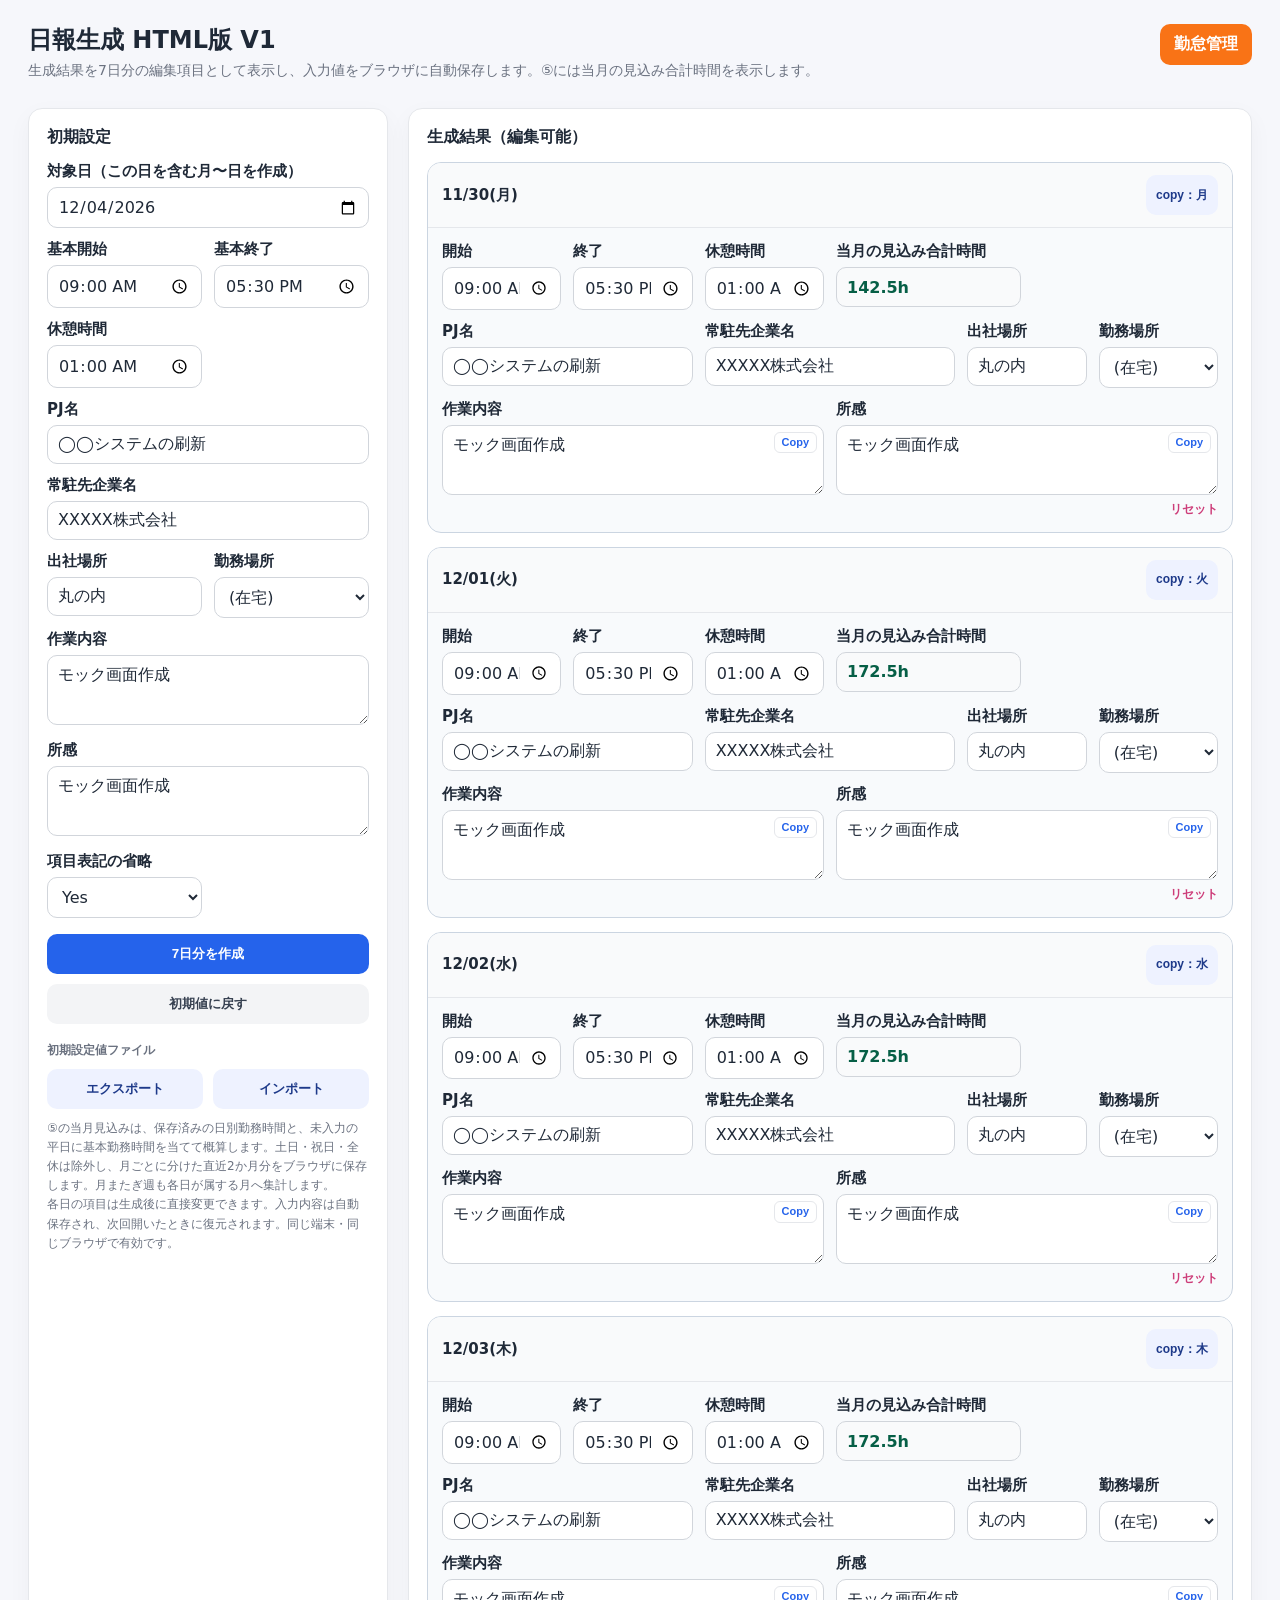
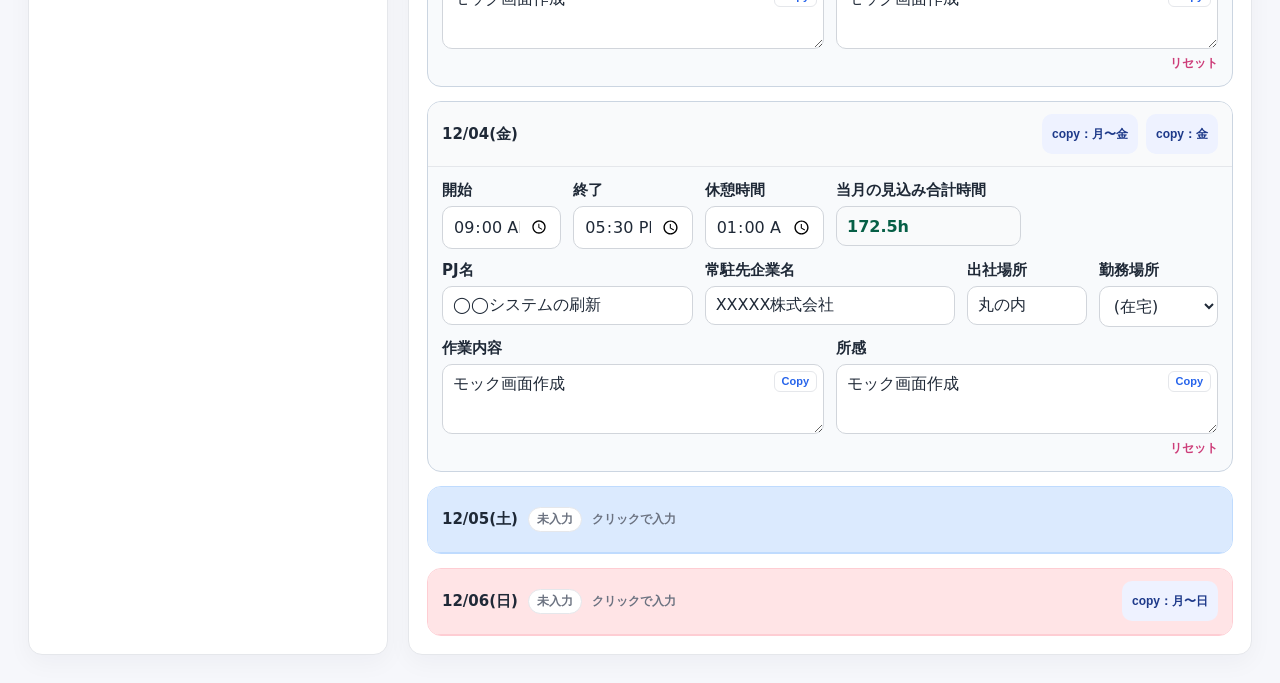
<file: index.html>
<!doctype html>
<html lang="ja">
<head>
  <meta charset="utf-8" />
  <meta name="viewport" content="width=device-width, initial-scale=1" />
  <title>日報生成 HTML版 V1</title>
  <link rel="stylesheet" href="css/style.css?v=20261006-02" />
</head>
<body>
  <header>
    <div class="header-text">
      <h1>日報生成 HTML版 V1</h1>
      <div class="sub">生成結果を7日分の編集項目として表示し、入力値をブラウザに自動保存します。⑤には当月の見込み合計時間を表示します。</div>
    </div>
    <div class="header-actions">
      <a class="link-button attendance-link" href="attendance.html">勤怠管理</a>
      <button class="menu-btn" id="openSettingsBtn" type="button" aria-controls="settingsPanel" aria-expanded="false">☰ 初期設定</button>
    </div>
  </header>

  <div class="drawer-overlay" id="drawerOverlay"></div>

  <main>
    <section class="form" id="settingsPanel" aria-label="初期設定">
      <div class="form-title-row">
        <h2>初期設定</h2>
        <button class="ghost drawer-close" id="closeSettingsBtn" type="button">閉じる</button>
      </div>
      <div class="grid">
        <div class="full">
          <label for="baseDate">対象日（この日を含む月〜日を作成）</label>
          <input id="baseDate" type="date" />
        </div>
        <div>
          <label for="defaultStartTime">基本開始</label>
          <input id="defaultStartTime" type="time" value="09:00" />
        </div>
        <div>
          <label for="defaultEndTime">基本終了</label>
          <input id="defaultEndTime" type="time" value="17:30" />
        </div>
        <div>
          <label for="defaultBreakTime">休憩時間</label>
          <input id="defaultBreakTime" type="time" value="01:00" />
        </div>
        <div class="full">
          <label for="projectName">PJ名</label>
          <input id="projectName" value="◯◯システムの刷新" />
        </div>
        <div class="full">
          <label for="companyName">常駐先企業名</label>
          <input id="companyName" value="XXXXX株式会社" />
        </div>
        <div>
          <label for="workPlace">出社場所</label>
          <input id="workPlace" value="丸の内" />
        </div>
        <div>
          <label for="workPlaceType">勤務場所</label>
          <select id="workPlaceType">
            <option value="(在宅)">(在宅)</option>
            <option value="(出社)">(出社)</option>
            <option value="(全休)">(全休)</option>
            <option value="(祝日)">(祝日)</option>
          </select>
        </div>
        <div class="full">
          <label for="workContent">作業内容</label>
          <textarea id="workContent">モック画面作成</textarea>
        </div>
        <div class="full">
          <label for="impression">所感</label>
          <textarea id="impression">モック画面作成</textarea>
        </div>
        <div>
          <label for="skipLabels">項目表記の省略</label>
          <select id="skipLabels">
            <option value="Yes">Yes</option>
            <option value="No">No</option>
          </select>
        </div>
      </div>

      <div class="buttons settings-actions">
        <button id="createBtn">7日分を作成</button>
        <button class="ghost" id="resetBtn">初期値に戻す</button>
        <div class="settings-file-label">初期設定値ファイル</div>
        <button class="secondary" id="exportSettingsBtn" type="button">エクスポート</button>
        <button class="secondary" id="importSettingsBtn" type="button">インポート</button>
        <input class="visually-hidden" id="importSettingsFile" type="file" accept="application/json,.json" />
      </div>
      <div class="note">
        ⑤の当月見込みは、保存済みの日別勤務時間と、未入力の平日に基本勤務時間を当てて概算します。土日・祝日・全休は除外し、月ごとに分けた直近2か月分をブラウザに保存します。月またぎ週も各日が属する月へ集計します。<br>
        各日の項目は生成後に直接変更できます。入力内容は自動保存され、次回開いたときに復元されます。同じ端末・同じブラウザで有効です。
      </div>
    </section>

    <section class="result">
      <div class="result-head">
        <h2 class="result-title">生成結果（編集可能）</h2>
      </div>
      <div id="days" class="days result-days"></div>
    </section>
  </main>

  <div class="toast" id="toast">コピーしました</div>
  <script src="js/app.js?v=20260930-01"></script>
</body>
</html>
</file>
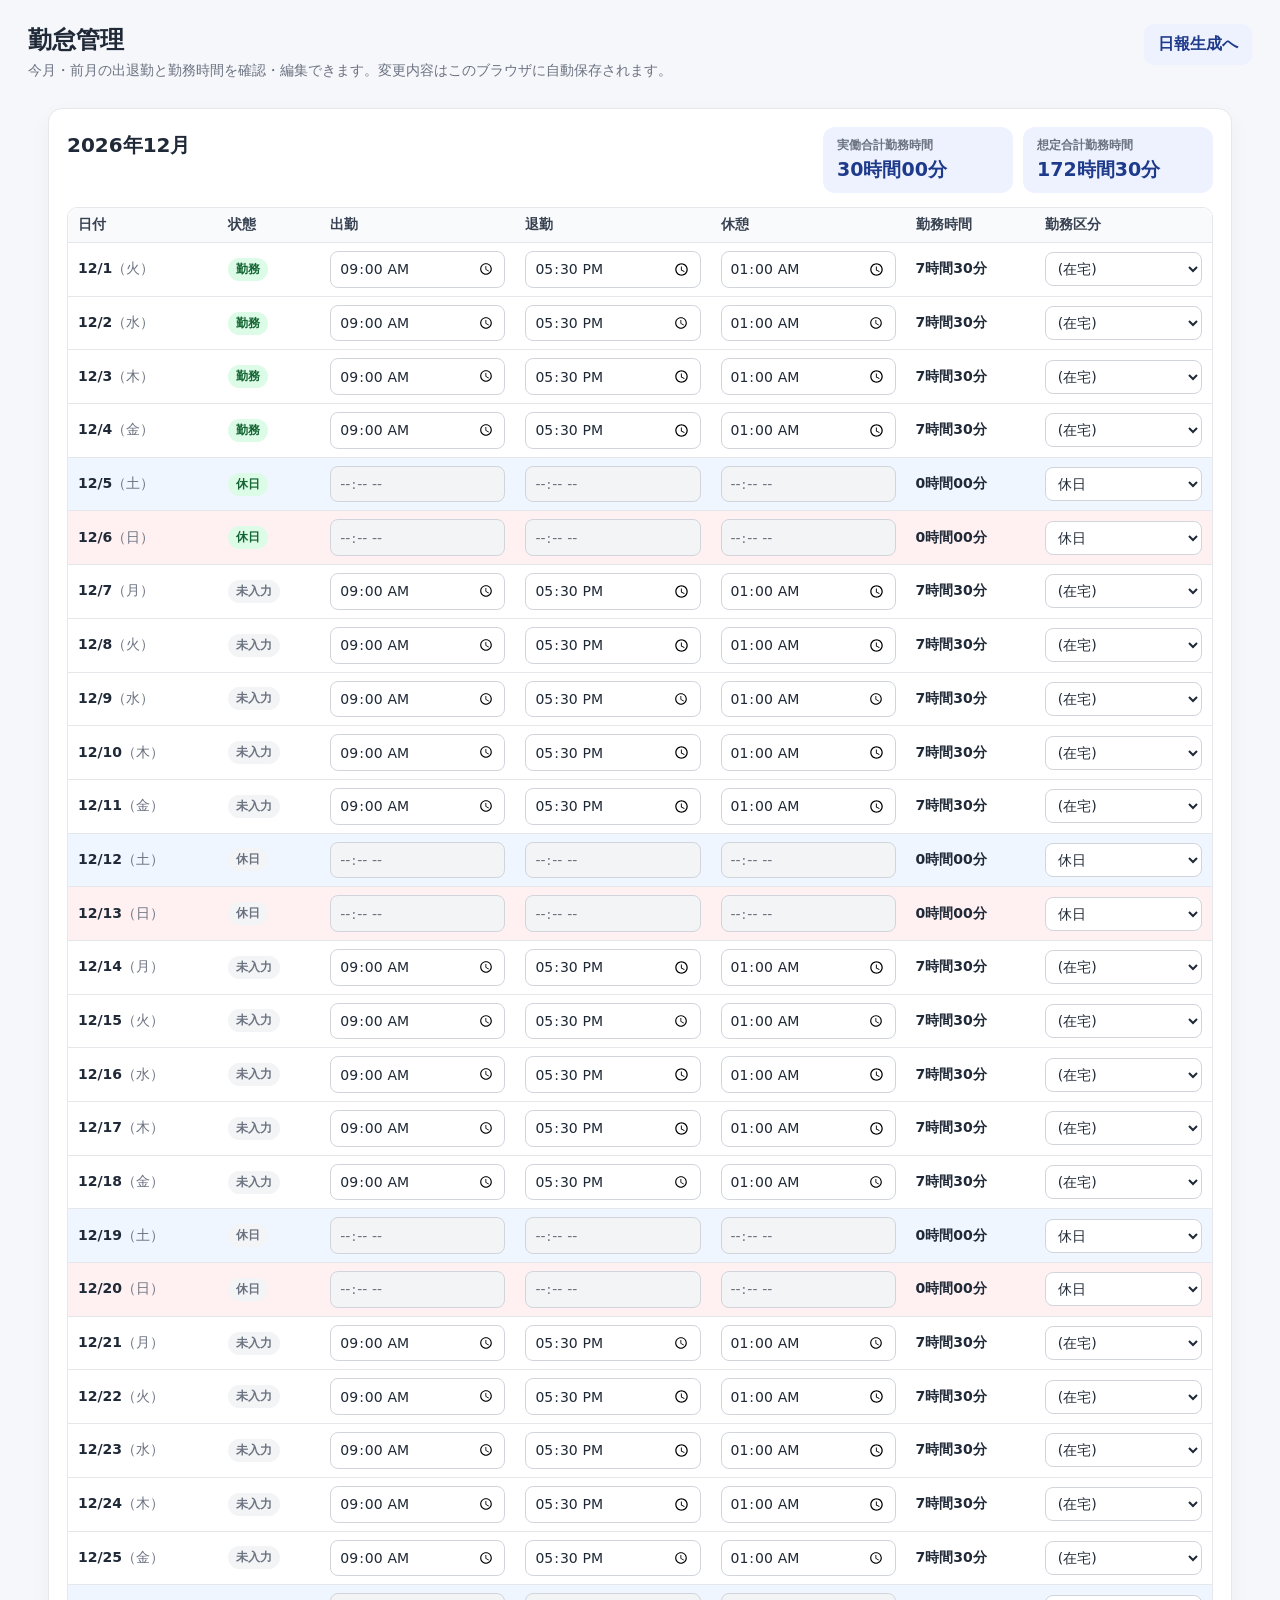
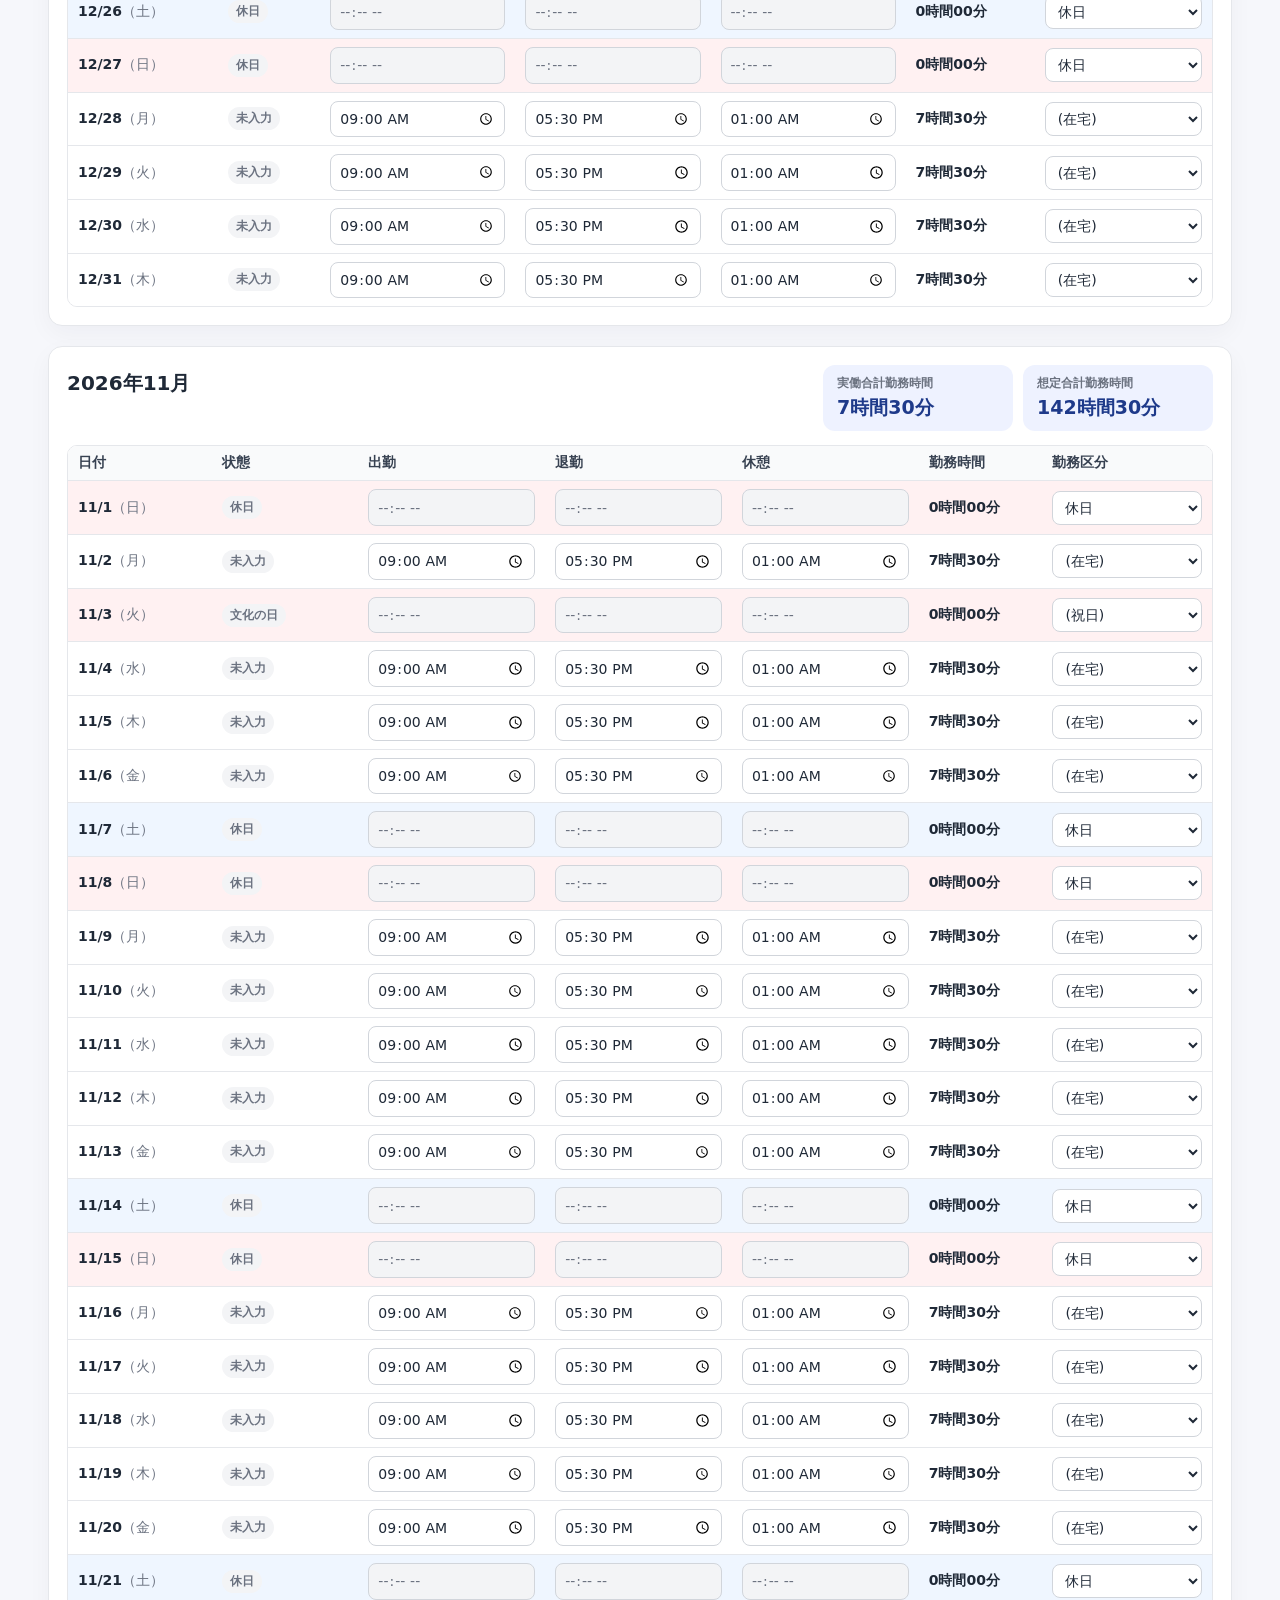
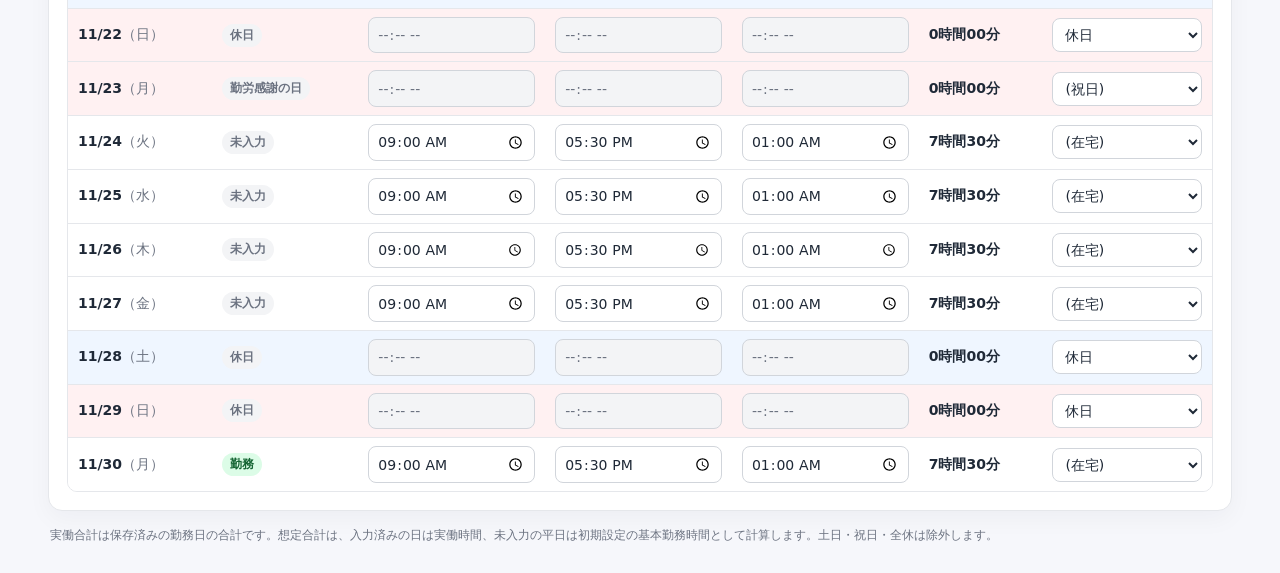
<file: attendance.html>
<!doctype html>
<html lang="ja">
<head>
  <meta charset="utf-8" />
  <meta name="viewport" content="width=device-width, initial-scale=1" />
  <title>勤怠管理 | 日報生成</title>
  <link rel="stylesheet" href="css/style.css?v=20261006-02" />
</head>
<body>
  <header>
    <div class="header-text">
      <h1>勤怠管理</h1>
      <div class="sub">今月・前月の出退勤と勤務時間を確認・編集できます。変更内容はこのブラウザに自動保存されます。</div>
    </div>
    <div class="header-actions">
      <a class="link-button secondary" href="index.html">日報生成へ</a>
    </div>
  </header>

  <main class="attendance-main">
    <div id="attendanceMonths" class="attendance-months" aria-live="polite"></div>
    <p class="attendance-note">実働合計は保存済みの勤務日の合計です。想定合計は、入力済みの日は実働時間、未入力の平日は初期設定の基本勤務時間として計算します。土日・祝日・全休は除外します。</p>
  </main>

  <div class="toast" id="toast">保存しました</div>
  <script src="js/attendance.js?v=20261006-01"></script>
</body>
</html>
</file>
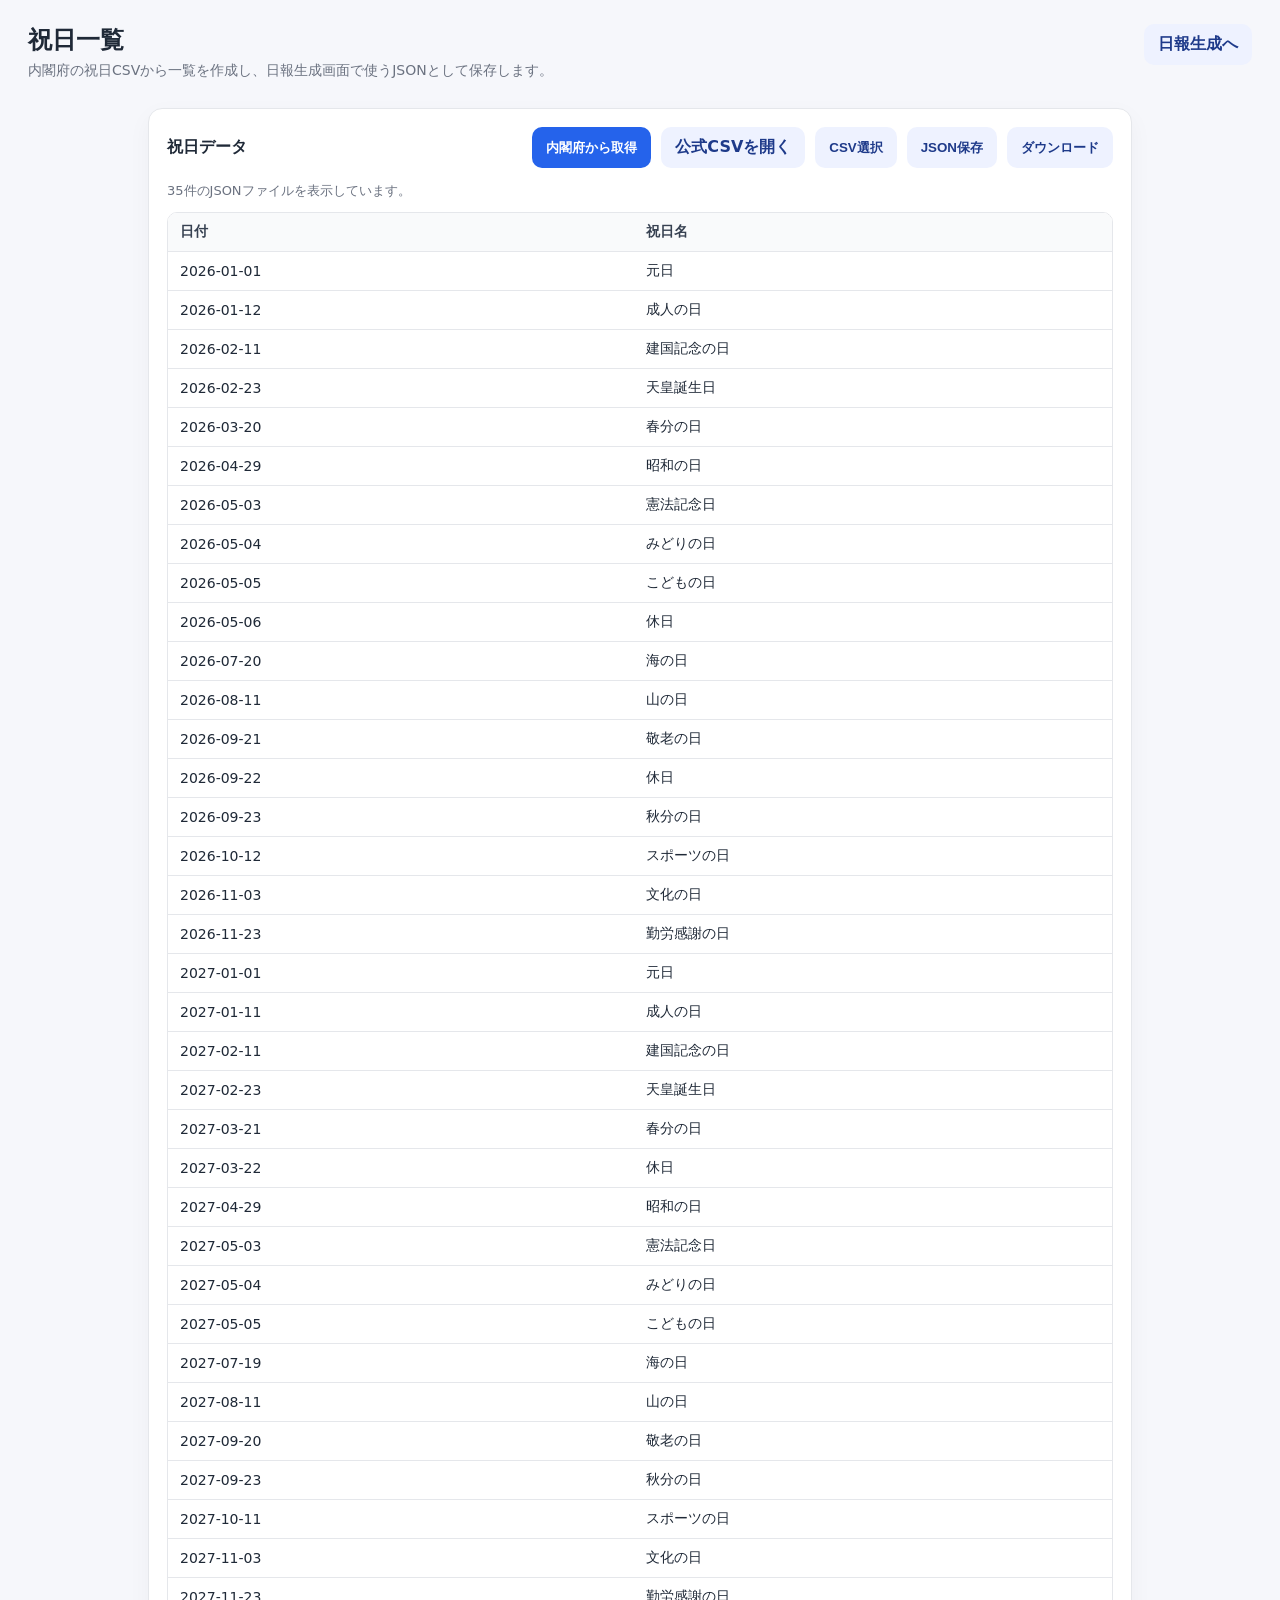
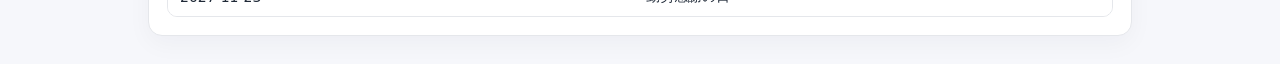
<file: holiday.html>
<!doctype html>
<html lang="ja">
<head>
  <meta charset="utf-8" />
  <meta name="viewport" content="width=device-width, initial-scale=1" />
  <title>祝日一覧</title>
  <link rel="stylesheet" href="css/style.css?v=20260630-1" />
</head>
<body>
  <header>
    <div class="header-text">
      <h1>祝日一覧</h1>
      <div class="sub">内閣府の祝日CSVから一覧を作成し、日報生成画面で使うJSONとして保存します。</div>
    </div>
    <div class="header-actions">
      <a class="link-button secondary" href="index.html">日報生成へ</a>
    </div>
  </header>

  <main class="single-main">
    <section class="result holiday-panel">
      <div class="result-head">
        <h2 class="result-title">祝日データ</h2>
        <div class="buttons holiday-actions">
          <button id="fetchHolidaysBtn" type="button">内閣府から取得</button>
          <a class="link-button secondary" href="https://www8.cao.go.jp/chosei/shukujitsu/syukujitsu.csv" target="_blank" rel="noreferrer">公式CSVを開く</a>
          <button class="secondary" id="importCsvBtn" type="button">CSV選択</button>
          <button class="secondary" id="saveHolidaysBtn" type="button" disabled>JSON保存</button>
          <button class="secondary" id="downloadHolidaysBtn" type="button" disabled>ダウンロード</button>
          <input class="visually-hidden" id="holidayCsvFile" type="file" accept=".csv,text/csv" />
        </div>
      </div>

      <div class="holiday-status" id="holidayStatus">未取得</div>
      <div class="holiday-table-wrap">
        <table class="holiday-table">
          <thead>
            <tr>
              <th>日付</th>
              <th>祝日名</th>
            </tr>
          </thead>
          <tbody id="holidayRows">
            <tr><td colspan="2">内閣府から取得してください。</td></tr>
          </tbody>
        </table>
      </div>
    </section>
  </main>

  <div class="toast" id="toast">保存しました</div>
  <script src="js/holidays.js?v=20260628-2"></script>
</body>
</html>
</file>
<file: css/style.css>
:root {
      --bg:#f6f7fb; --panel:#fff; --text:#1f2937; --muted:#6b7280; --line:#e5e7eb;
      --accent:#2563eb; --accent2:#1d4ed8; --soft:#eef2ff; --danger:#cd3d79; --ok:#059669;
    }
    * { box-sizing: border-box; }
    body { margin:0; font-family: system-ui, -apple-system, BlinkMacSystemFont, "Segoe UI", sans-serif; background:var(--bg); color:var(--text); }
    header { padding:24px 28px 12px; display:flex; align-items:flex-start; justify-content:space-between; gap:14px; }
    h1 { margin:0 0 6px; font-size:24px; }
    .header-text { min-width:0; }
    .header-actions { display:flex; align-items:center; justify-content:flex-end; gap:10px; flex-wrap:nowrap; flex:0 0 auto; }
    .menu-btn { display:none; white-space:nowrap; align-items:center; gap:8px; }
    .drawer-close { display:none; }
    .drawer-overlay { display:none; }
    .sub { color:var(--muted); font-size:14px; }
    main { display:grid; grid-template-columns: 360px 1fr; gap:20px; padding:16px 28px 28px; }
    section { background:var(--panel); border:1px solid var(--line); border-radius:14px; box-shadow:0 8px 24px rgba(15,23,42,.04); min-width:0; }
    .form, .result { padding:18px; }
    h2 { font-size:16px; margin:0 0 14px; }
    h3 { font-size:15px; margin:0; }
    .grid { display:grid; grid-template-columns: 1fr 1fr; gap:12px; }
    label { display:block; font-size:15px; color:var(--text); font-weight:700; margin-bottom:6px; }
    input, select, textarea { width:100%; border:1px solid #d1d5db; border-radius:10px; padding:9px 10px; font:inherit; background:white; color:var(--text); }
    textarea { min-height:70px; resize:vertical; }
    .full { grid-column: 1 / -1; }
    .buttons { display:flex; flex-wrap:wrap; gap:10px; margin-top:16px; }
    .settings-actions { display:grid; grid-template-columns:1fr 1fr; gap:10px; align-items:center; }
    .settings-actions #createBtn,
    .settings-actions #resetBtn,
    .settings-file-label { grid-column:1 / -1; }
    .settings-actions #resetBtn { margin-bottom:4px; }
    .settings-file-label { color:var(--muted); font-size:12px; font-weight:700; margin-top:4px; }
    .copy-buttons { width:auto; display:flex; flex-wrap:nowrap; gap:8px; justify-content:flex-end; }
    .copy-buttons button { flex:0 0 auto; min-height:38px; padding:8px 12px; font-size:13px; white-space:nowrap; }
    button, .link-button { border:0; border-radius:10px; padding:10px 14px; font-weight:700; cursor:pointer; background:var(--accent); color:white; text-decoration:none; display:inline-flex; align-items:center; justify-content:center; min-height:40px; white-space:nowrap; }
    button:hover { background:var(--accent2); }
    button.secondary, .link-button.secondary { background:var(--soft); color:#1e3a8a; }
    button.secondary:hover, .link-button.secondary:hover { background:#dbeafe; }
    .link-button.attendance-link { background:#f97316; color:#fff; }
    .link-button.attendance-link:hover { background:#ea580c; }
    button:disabled { cursor:not-allowed; opacity:.55; }
    button.ghost { background:#f3f4f6; color:#374151; }
    button.ghost:hover { background:#e5e7eb; }
    .note { margin-top:10px; color:var(--muted); font-size:12px; line-height:1.6; }
    .days { display:flex; flex-direction:column; gap:14px; }
    .day-card { border:1px solid #cbd5e1; border-radius:14px; overflow:hidden; background:#f8fafc; }
    .day-card-saturday { background:#eff6ff; border-color:#bfdbfe; }
    .day-card-sunday, .day-card-holiday { background:#fff1f2; border-color:#fecdd3; }
    .day-head { display:flex; align-items:center; justify-content:space-between; gap:12px; padding:12px 14px; background:#f9fafb; border-bottom:1px solid var(--line); }
    .day-card-saturday .day-head { background:#dbeafe; border-bottom-color:#bfdbfe; }
    .day-card-sunday .day-head, .day-card-holiday .day-head { background:#ffe4e6; border-bottom-color:#fecdd3; }
    .day-card-saturday .day-head,
    .day-card-sunday .day-head { min-height:66px; }
    .day-title { display:flex; align-items:center; gap:10px; flex-wrap:wrap; }
    .day-status { display:inline-flex; align-items:center; min-height:24px; padding:3px 8px; border-radius:999px; background:#fff; color:var(--muted); border:1px solid var(--line); font-size:12px; font-weight:700; }
    .weekend-toggle-head { cursor:pointer; }
    .weekend-toggle-head:hover { filter:brightness(.98); }
    .weekend-toggle-label { color:var(--muted); font-size:12px; font-weight:700; }
    .day-copy-actions { display:flex; align-items:center; justify-content:flex-end; gap:8px; flex-wrap:nowrap; }
    .calculated-value { min-height:40px; display:flex; align-items:center; border:1px solid #d1d5db; border-radius:10px; padding:9px 10px; background:#f9fafb; font-weight:700; color:#065f46; }
    .day-body { padding:14px; display:grid; grid-template-columns: repeat(12, 1fr); gap:12px; }
    .day-body-collapsed { display:none; }
    .col-2 { grid-column: span 2; }
    .col-3 { grid-column: span 3; }
    .col-4 { grid-column: span 4; }
    .col-6 { grid-column: span 6; }
    .col-12 { grid-column: span 12; }
    .row-actions { display:flex; gap:8px; align-items:flex-end; }
    .small-btn { padding:8px 10px; font-size:12px; }
    .field-with-action { display:flex; flex-direction:column; align-items:stretch; }
    .textarea-copy-wrap { position:relative; display:flex; }
    .textarea-copy-wrap textarea { width:100%; padding-right:58px; }
    button.field-copy-btn { position:absolute; top:7px; right:7px; min-height:auto; padding:3px 7px; border:1px solid var(--line); border-radius:6px; background:rgba(255,255,255,.92); color:var(--accent); box-shadow:none; font-size:11px; font-weight:700; line-height:1.2; }
    button.field-copy-btn:hover { background:var(--soft); color:var(--accent2); box-shadow:none; }
    button.field-reset-btn { align-self:flex-end; min-height:auto; margin-top:6px; padding:0; border:0; background:transparent; color:var(--danger); box-shadow:none; font-weight:700; text-decoration:none; }
    button.field-reset-btn:hover { background:transparent; color:#b91c1c; box-shadow:none; }
    .visually-hidden { position:absolute; width:1px; height:1px; padding:0; margin:-1px; overflow:hidden; clip:rect(0,0,0,0); white-space:nowrap; border:0; }
    .toast { position:fixed; right:20px; bottom:20px; background:#111827; color:#fff; padding:10px 14px; border-radius:10px; opacity:0; transform:translateY(8px); transition:.2s; pointer-events:none; z-index:10; }
    .toast.show { opacity:1; transform:translateY(0); }
    @media (max-width: 1100px) {
      .menu-btn { display:inline-flex; margin-top:2px; }
      .drawer-close { display:inline-flex; min-height:auto; padding:8px 10px; }
      .drawer-overlay { display:block; position:fixed; inset:0; background:rgba(15,23,42,.45); opacity:0; pointer-events:none; transition:.2s; z-index:20; }
      body.drawer-open .drawer-overlay { opacity:1; pointer-events:auto; }
      section.form { position:fixed; top:0; left:0; width:min(88vw, 420px); height:100dvh; overflow-y:auto; z-index:30; border-radius:0 18px 18px 0; transform:translateX(-105%); transition:transform .24s ease; box-shadow:18px 0 40px rgba(15,23,42,.22); }
      body.drawer-open section.form { transform:translateX(0); }
      .form-title-row { display:flex; align-items:center; justify-content:space-between; gap:10px; margin-bottom:14px; }
      .form-title-row h2 { margin:0; }

      header { padding:18px 16px 8px; align-items:center; }
      main { grid-template-columns:1fr; gap:14px; padding:12px 16px 24px; }
      .form, .result { padding:16px; }
      .day-body { grid-template-columns: repeat(6, 1fr); }
      .col-2 { grid-column: span 2; }
      .col-3 { grid-column: span 3; }
      .col-4 { grid-column: span 3; }
      .col-6 { grid-column: span 6; }
      .col-12 { grid-column: span 6; }
      .result > div:first-child .copy-buttons { width:100%; justify-content:flex-end; }
      .copy-buttons { width:100%; flex-direction:row; flex-wrap:nowrap; justify-content:flex-end; gap:8px; }
      .copy-buttons button { flex:1 1 0; width:50%; min-width:0; }
    }
    @media (max-width: 760px) {
      body { background:#fff; }
      header { padding:14px 12px 6px; align-items:flex-start; }
      h1 { font-size:20px; }
      .sub { font-size:12px; line-height:1.5; }
      .menu-btn { padding:10px 12px; min-height:40px; font-size:13px; }
      main { display:block; padding:8px 10px 18px; }
      section { border-radius:12px; box-shadow:none; }
      section + section { margin-top:12px; }
      .form, .result { padding:14px; }
      .grid { grid-template-columns:1fr; gap:10px; }
      input, select, textarea { min-height:44px; font-size:16px; padding:10px 12px; }
      textarea { min-height:88px; }
      .buttons { width:100%; gap:8px; }
      .settings-actions { grid-template-columns:1fr; gap:9px; }
      .settings-actions #resetBtn { margin-bottom:6px; }
      button { min-height:44px; padding:11px 12px; font-size:14px; }
      .buttons button { flex:1 1 100%; }
      .result > div:first-child { align-items:flex-start !important; }
      .result > div:first-child .copy-buttons { width:100%; }
      .copy-buttons { width:100%; flex-direction:row; flex-wrap:nowrap; justify-content:flex-end; gap:8px; }
      .copy-buttons button { flex:1 1 0; width:50%; min-width:0; min-height:38px; padding:8px 10px; font-size:13px; }
      .day-card { border-radius:12px; }
      .day-head { padding:10px 12px; align-items:flex-start; }
      .day-title h3 { font-size:16px; }
      .day-copy-actions { flex-wrap:wrap; }
      .day-copy-actions button { flex:0 0 auto; }
      .day-body { padding:12px; grid-template-columns:1fr 1fr; gap:10px; }
      .col-2,.col-3,.col-4,.col-6,.col-12 { grid-column:1 / -1; }
      .day-body .col-2:nth-child(1),
      .day-body .col-2:nth-child(2) { grid-column: span 1; }

      .row-actions { align-items:flex-end; }
      .row-actions button { width:auto; }
      .calculated-value { min-height:44px; }
      .toast { right:10px; left:10px; bottom:12px; text-align:center; }
    }
    @media (max-width: 420px) {
      header { padding-left:10px; padding-right:10px; }
      .header-actions { gap:6px; }
      .header-actions .link-button,
      .header-actions .menu-btn { padding-left:9px; padding-right:9px; }
      main { padding-left:8px; padding-right:8px; }
      .form, .result { padding:12px; }
      .day-body { grid-template-columns:1fr 1fr; }
      .day-body .col-2:nth-child(1),
      .day-body .col-2:nth-child(2) { grid-column:1 / -1; }

      .copy-buttons { width:100%; justify-content:flex-end; gap:6px; }
      .copy-buttons button { flex:1 1 0; width:50%; min-width:0; min-height:36px; padding:7px 9px; font-size:12px; }
      label { font-size:15px; }
    }
    .result-head { display:flex; align-items:center; justify-content:space-between; gap:12px; flex-wrap:wrap; }
    .result-title { margin:0; }
    .result-copy-buttons { margin-top:0; }
    .result-days { margin-top:14px; }
    .single-main { display:block; max-width:1040px; margin:0 auto; }
    .holiday-panel { width:100%; }
    .holiday-actions { margin-top:0; }
    .holiday-status { margin-top:14px; color:var(--muted); font-size:13px; }
    .holiday-table-wrap { margin-top:12px; overflow:auto; border:1px solid var(--line); border-radius:10px; }
    .holiday-table { width:100%; border-collapse:collapse; background:#fff; }
    .holiday-table th,
    .holiday-table td { padding:10px 12px; border-bottom:1px solid var(--line); text-align:left; font-size:14px; }
    .holiday-table th { background:#f9fafb; color:#374151; white-space:nowrap; }
    .holiday-table tr:last-child td { border-bottom:0; }

    .attendance-main { display:block; max-width:1240px; margin:0 auto; padding-top:16px; }
    .attendance-months { display:flex; flex-direction:column; gap:20px; }
    .attendance-panel { padding:18px; }
    .attendance-month-head { display:flex; align-items:flex-start; justify-content:space-between; gap:20px; margin-bottom:14px; }
    .attendance-month-head h2 { margin:5px 0 0; font-size:20px; }
    .attendance-totals { display:grid; grid-template-columns:repeat(2, minmax(190px, 1fr)); gap:10px; }
    .attendance-totals > div { min-width:190px; padding:10px 14px; border-radius:12px; background:var(--soft); }
    .attendance-totals span { display:block; color:var(--muted); font-size:12px; font-weight:700; }
    .attendance-totals strong { display:block; margin-top:3px; color:#1e3a8a; font-size:19px; }
    .attendance-table-wrap { overflow:auto; border:1px solid var(--line); border-radius:10px; }
    .attendance-table { width:100%; min-width:850px; border-collapse:collapse; background:#fff; }
    .attendance-table th, .attendance-table td { padding:8px 10px; border-bottom:1px solid var(--line); text-align:left; font-size:14px; vertical-align:middle; }
    .attendance-table th { position:sticky; top:0; z-index:1; background:#f9fafb; color:#374151; white-space:nowrap; }
    .attendance-table tr:last-child td { border-bottom:0; }
    .attendance-table input, .attendance-table select { min-width:105px; padding:7px 8px; border-radius:8px; }
    .attendance-table input:disabled { color:var(--muted); background:#f3f4f6; }
    .attendance-date { white-space:nowrap; font-weight:700; }
    .attendance-weekday { color:var(--muted); font-weight:400; }
    .attendance-status { display:inline-flex; padding:3px 8px; border-radius:999px; background:#dcfce7; color:#166534; font-size:12px; font-weight:700; white-space:nowrap; }
    .attendance-status.is-pending { background:#f3f4f6; color:var(--muted); }
    .attendance-worked { font-weight:700; white-space:nowrap; }
    .attendance-saturday td { background:#eff6ff; }
    .attendance-holiday td { background:#fff1f2; }
    .attendance-note { margin:14px 2px 0; color:var(--muted); font-size:12px; line-height:1.7; }
    @media (max-width:760px) {
      .attendance-main { padding:8px 10px 18px; }
      .attendance-panel { padding:14px; }
      .attendance-month-head { display:block; }
      .attendance-month-head h2 { margin:0 0 10px; }
      .attendance-totals { grid-template-columns:1fr 1fr; }
      .attendance-totals > div { min-width:0; padding:9px 10px; }
      .attendance-totals strong { font-size:16px; }
    }
</file>
